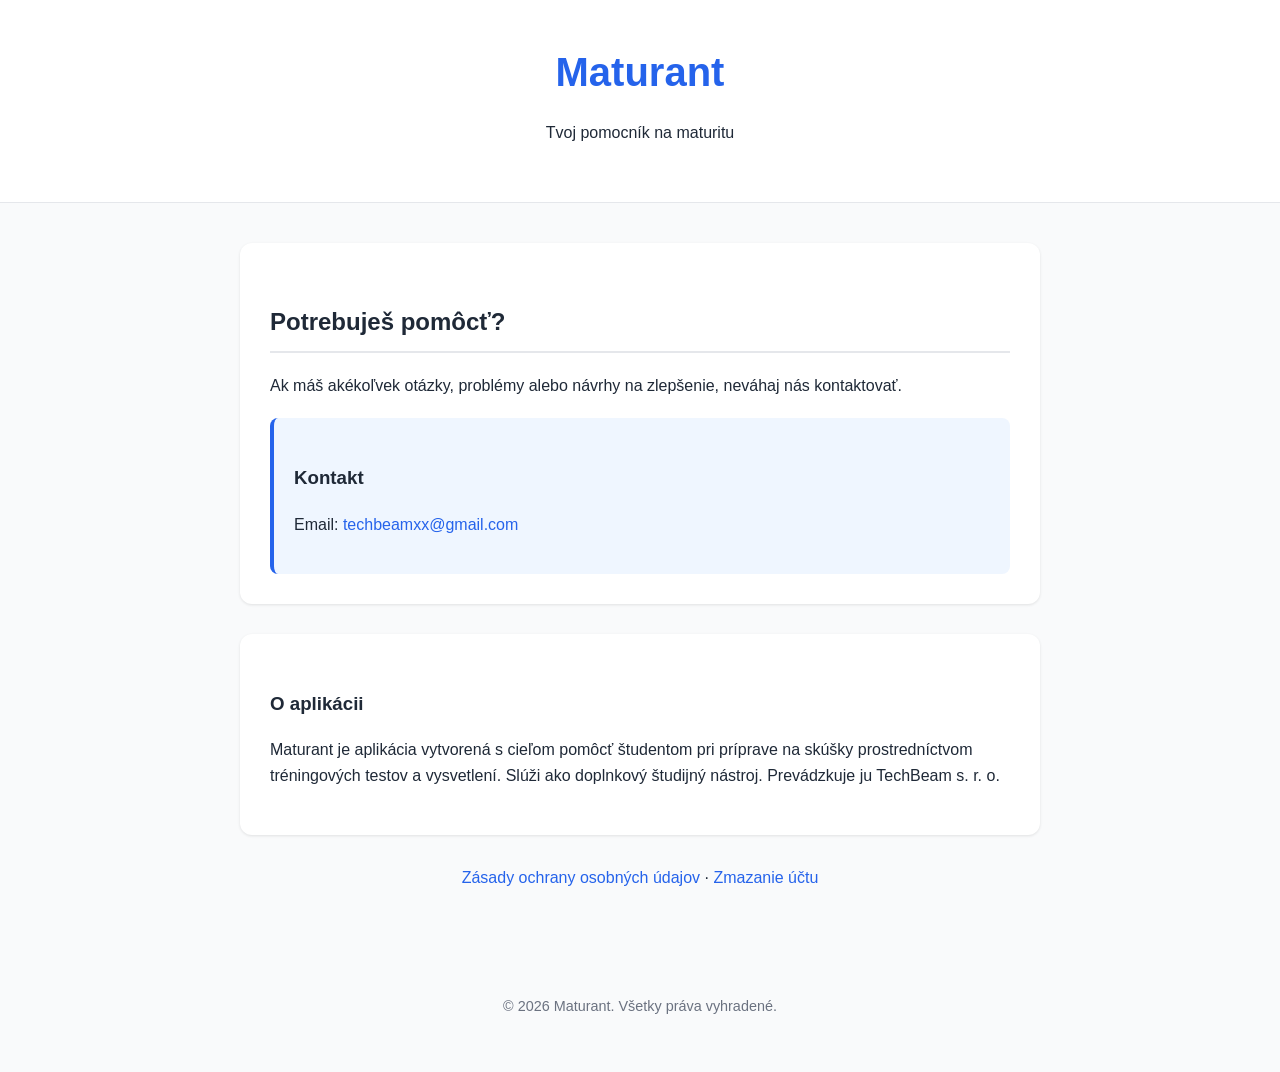
<file: index.html>
<!DOCTYPE html>
<html lang="sk">

<head>
    <meta charset="UTF-8">
    <meta name="viewport" content="width=device-width, initial-scale=1.0">
    <title>Maturant - Podpora</title>
    <link rel="stylesheet" href="styles.css">
</head>

<body>
    <header>
        <div class="container">
            <h1>Maturant</h1>
            <p>Tvoj pomocník na maturitu</p>
        </div>
    </header>

    <main class="container">
        <section class="support-section">
            <h2>Potrebuješ pomôcť?</h2>
            <p>Ak máš akékoľvek otázky, problémy alebo návrhy na zlepšenie, neváhaj nás kontaktovať.</p>

            <div class="contact-box">
                <h3>Kontakt</h3>
                <p>Email: <a href="mailto:techbeamxx@gmail.com">techbeamxx@gmail.com</a></p>
            </div>
        </section>

        <section class="info-section">
            <h3>O aplikácii</h3>
            <p>Maturant je aplikácia vytvorená s cieľom pomôcť študentom pri príprave na skúšky prostredníctvom
                tréningových testov a vysvetlení. Slúži ako doplnkový študijný nástroj. Prevádzkuje ju
                TechBeam s. r. o.</p>
        </section>

        <div class="links">
            <a href="privacy.html">Zásady ochrany osobných údajov</a> ·
            <a href="zmazanie-uctu.html">Zmazanie účtu</a>
        </div>
    </main>

    <footer>
        <div class="container">
            <p>&copy; 2026 Maturant. Všetky práva vyhradené.</p>
        </div>
    </footer>
</body>

</html>
</file>
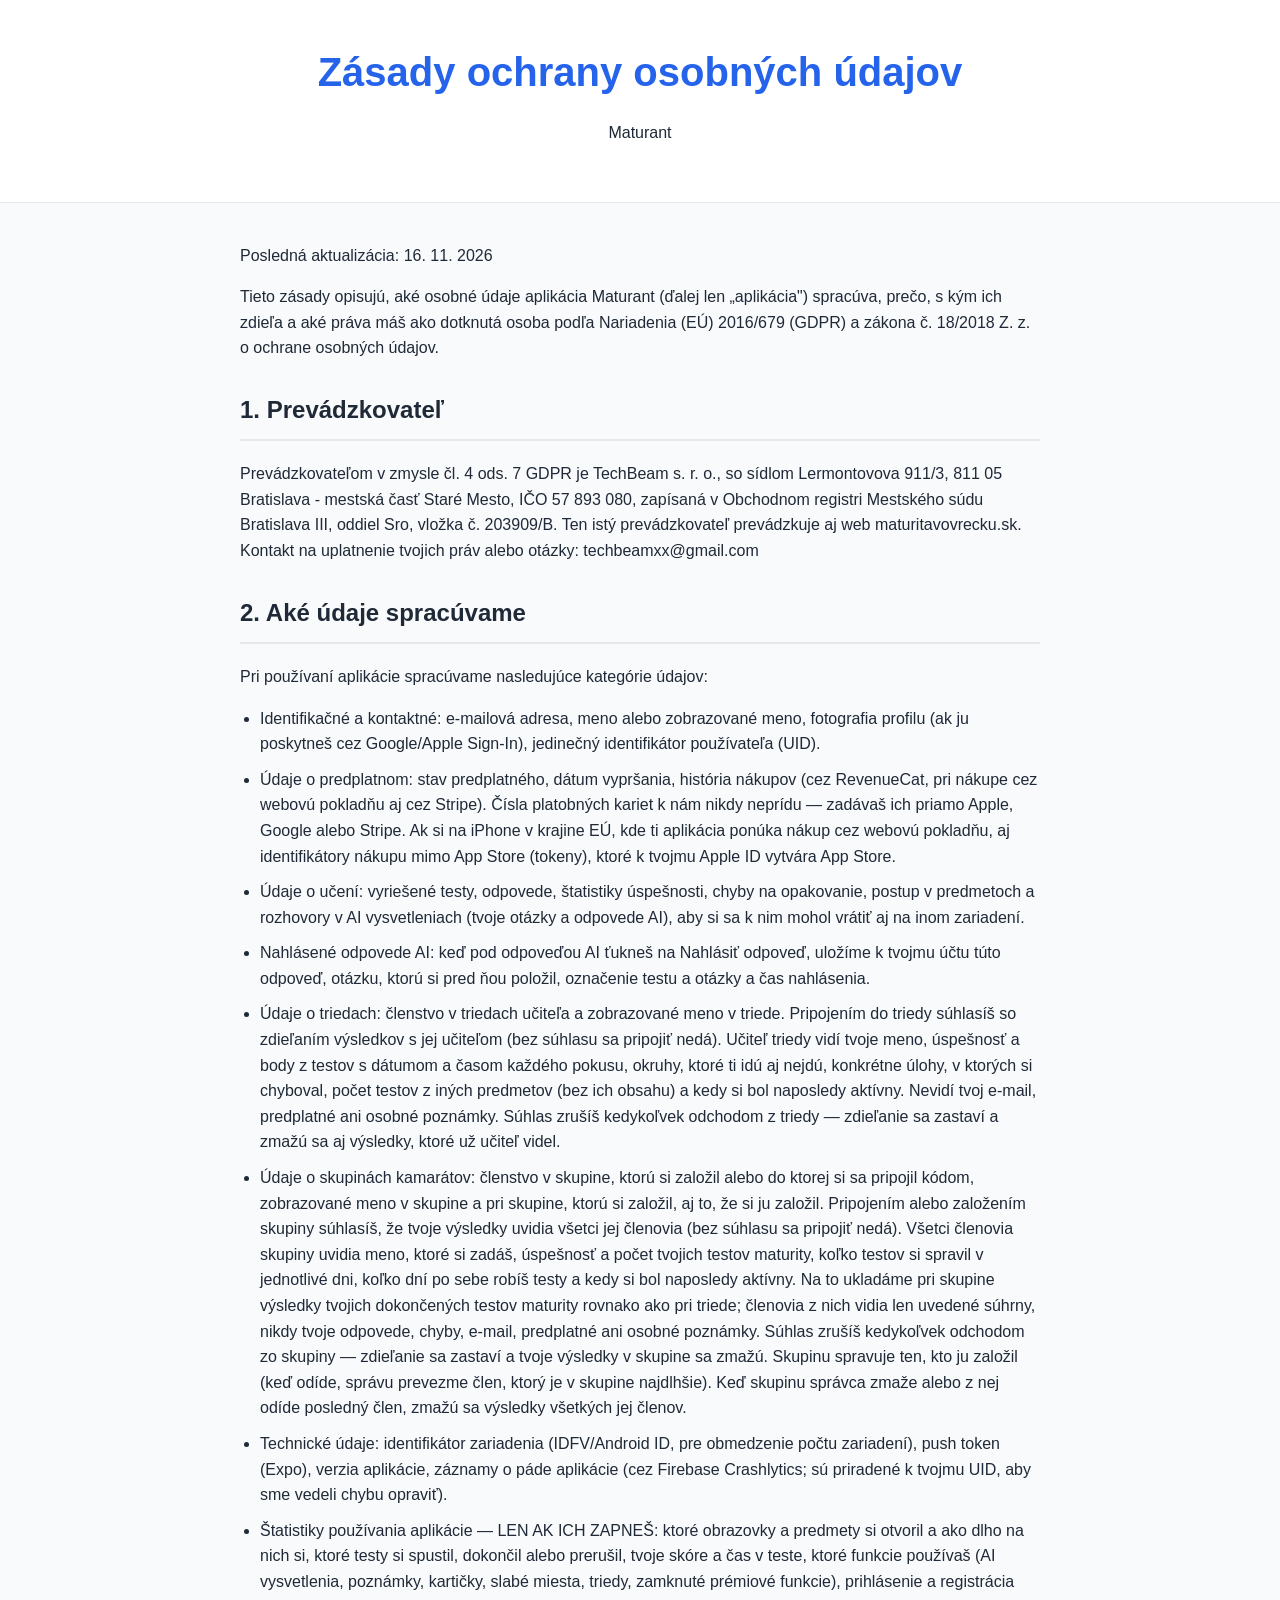
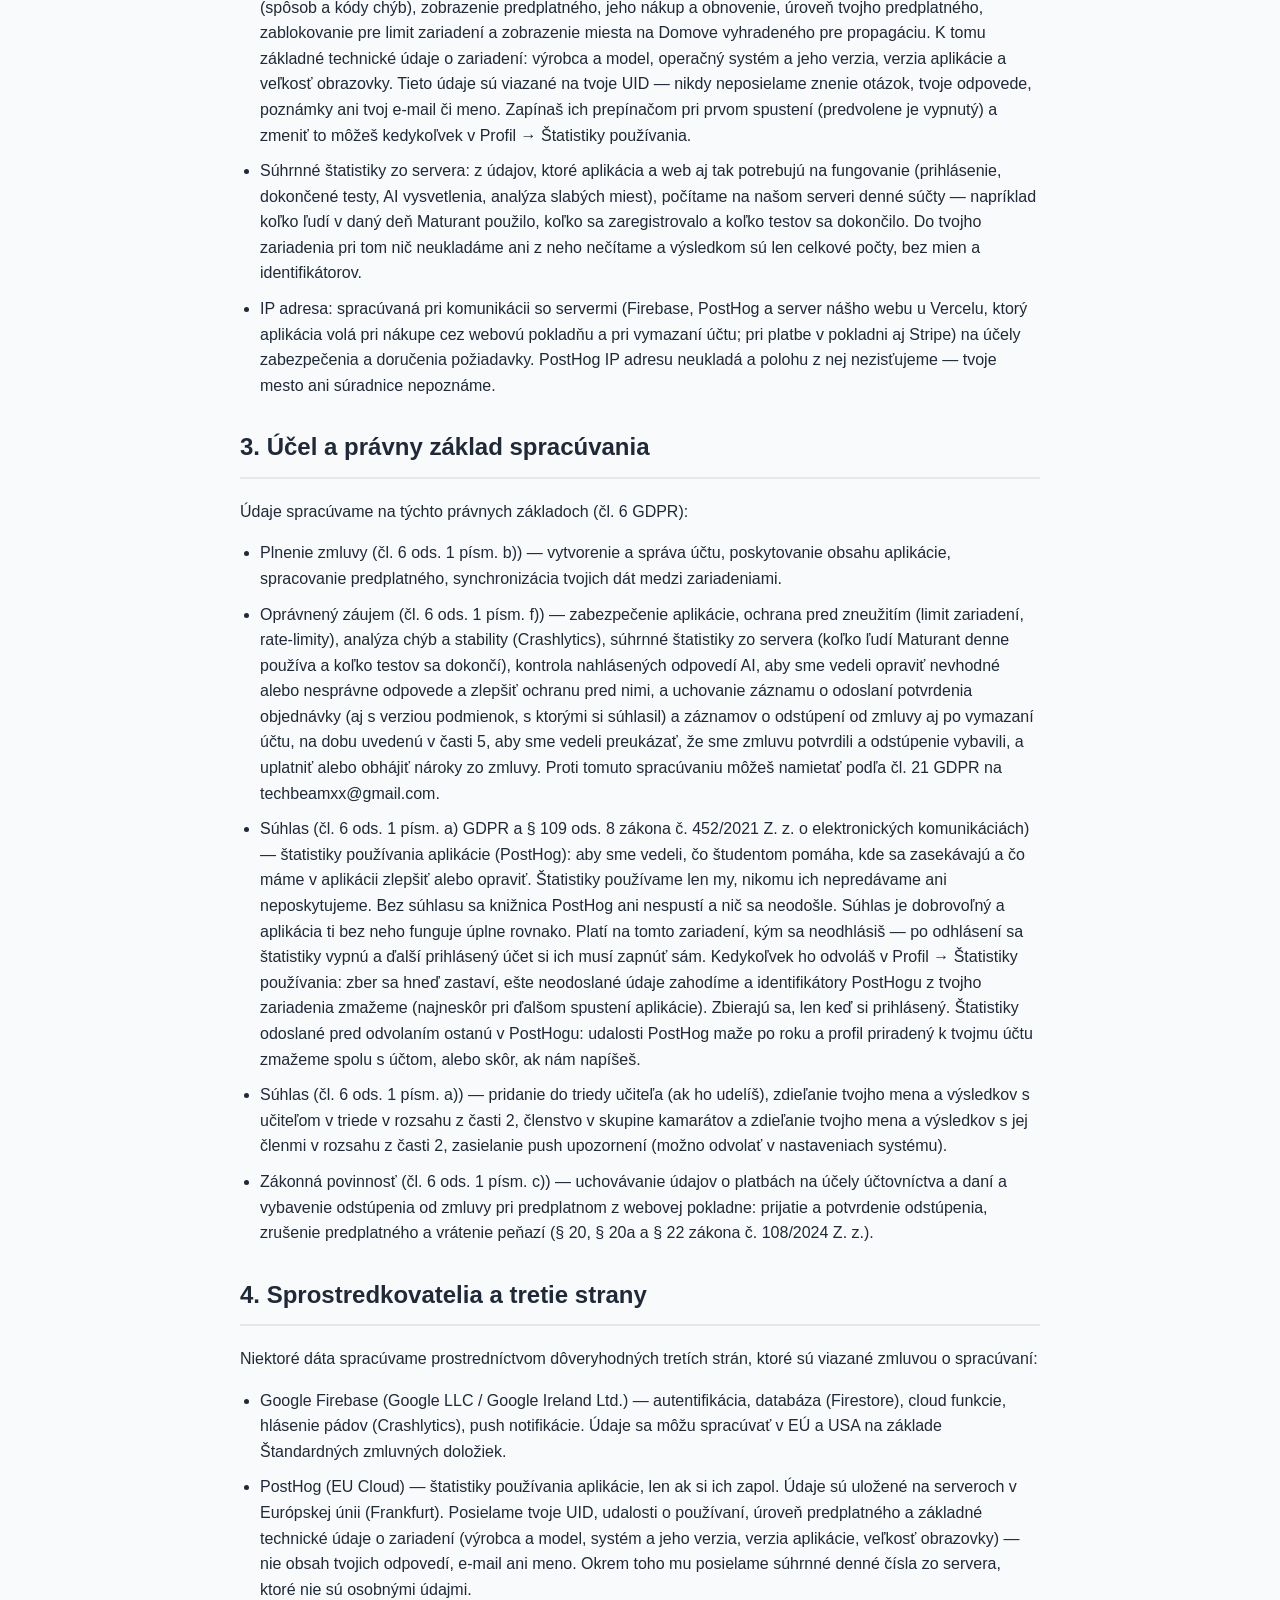
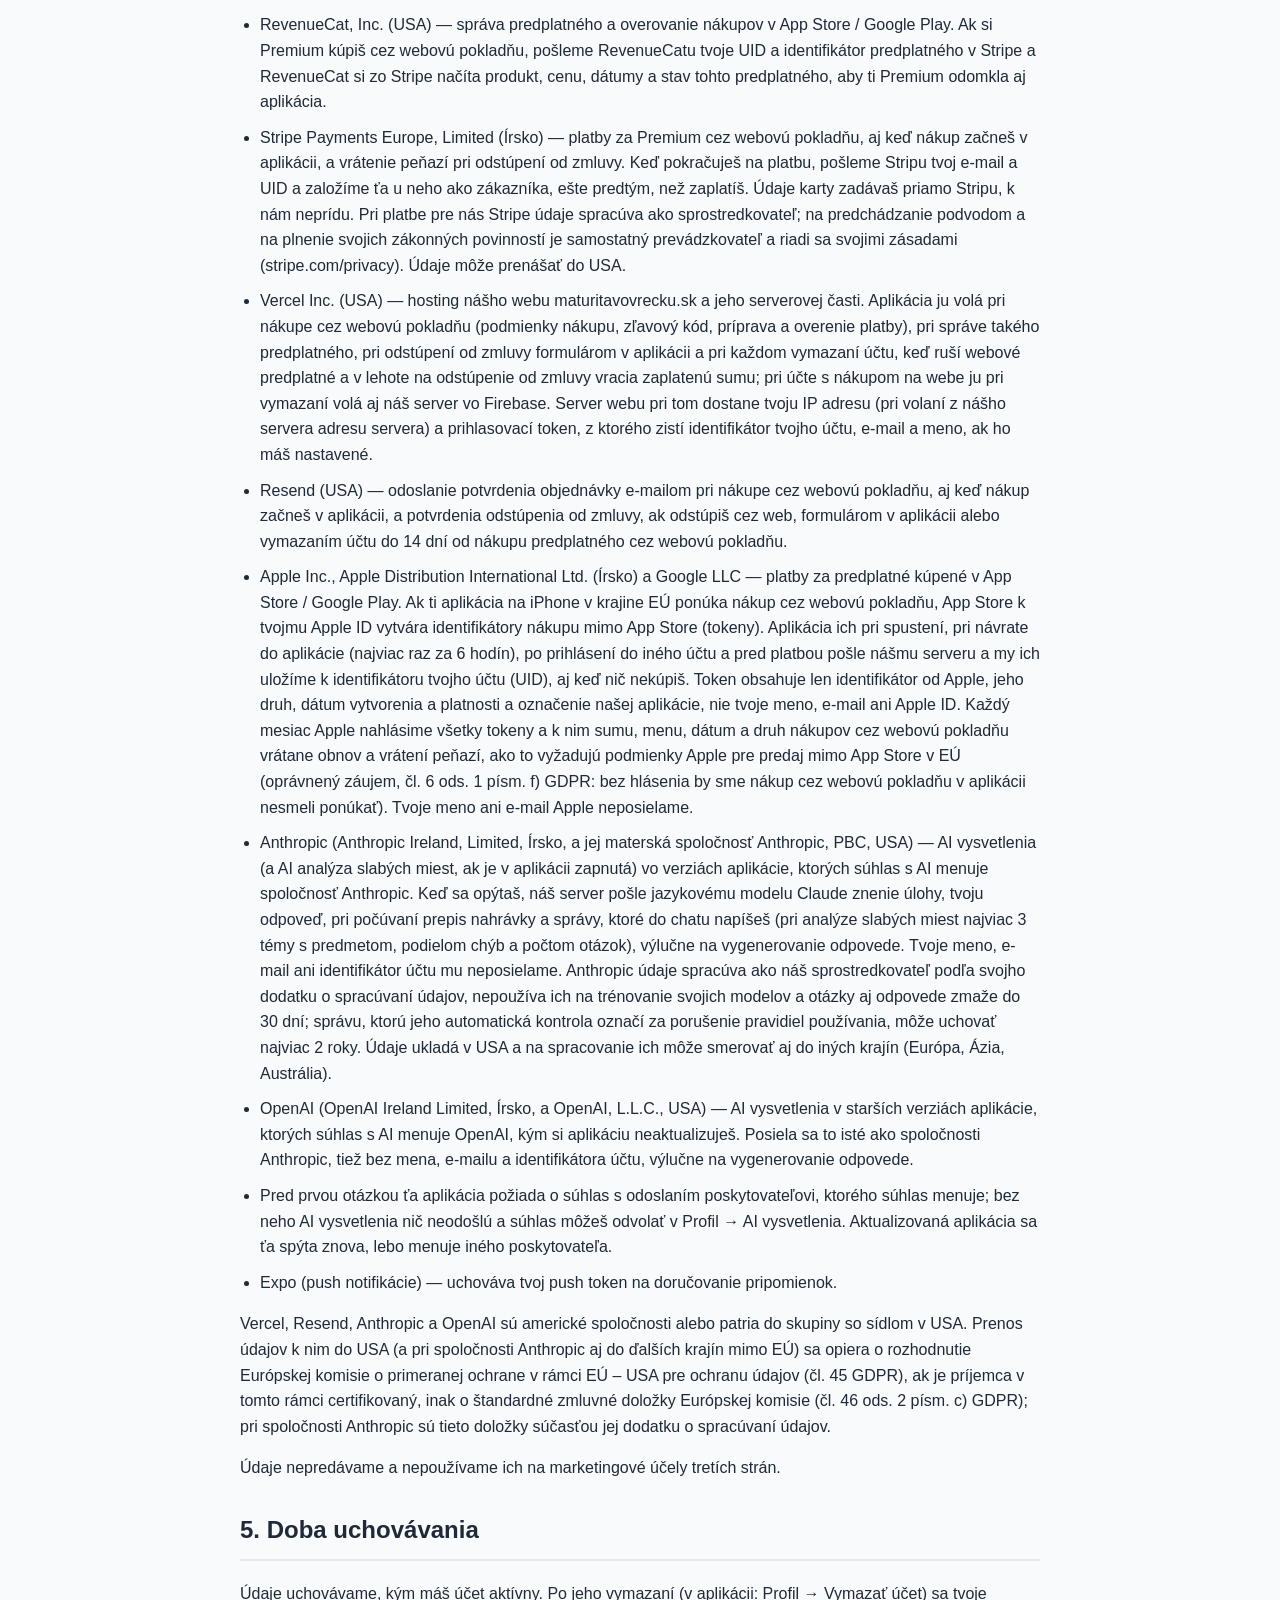
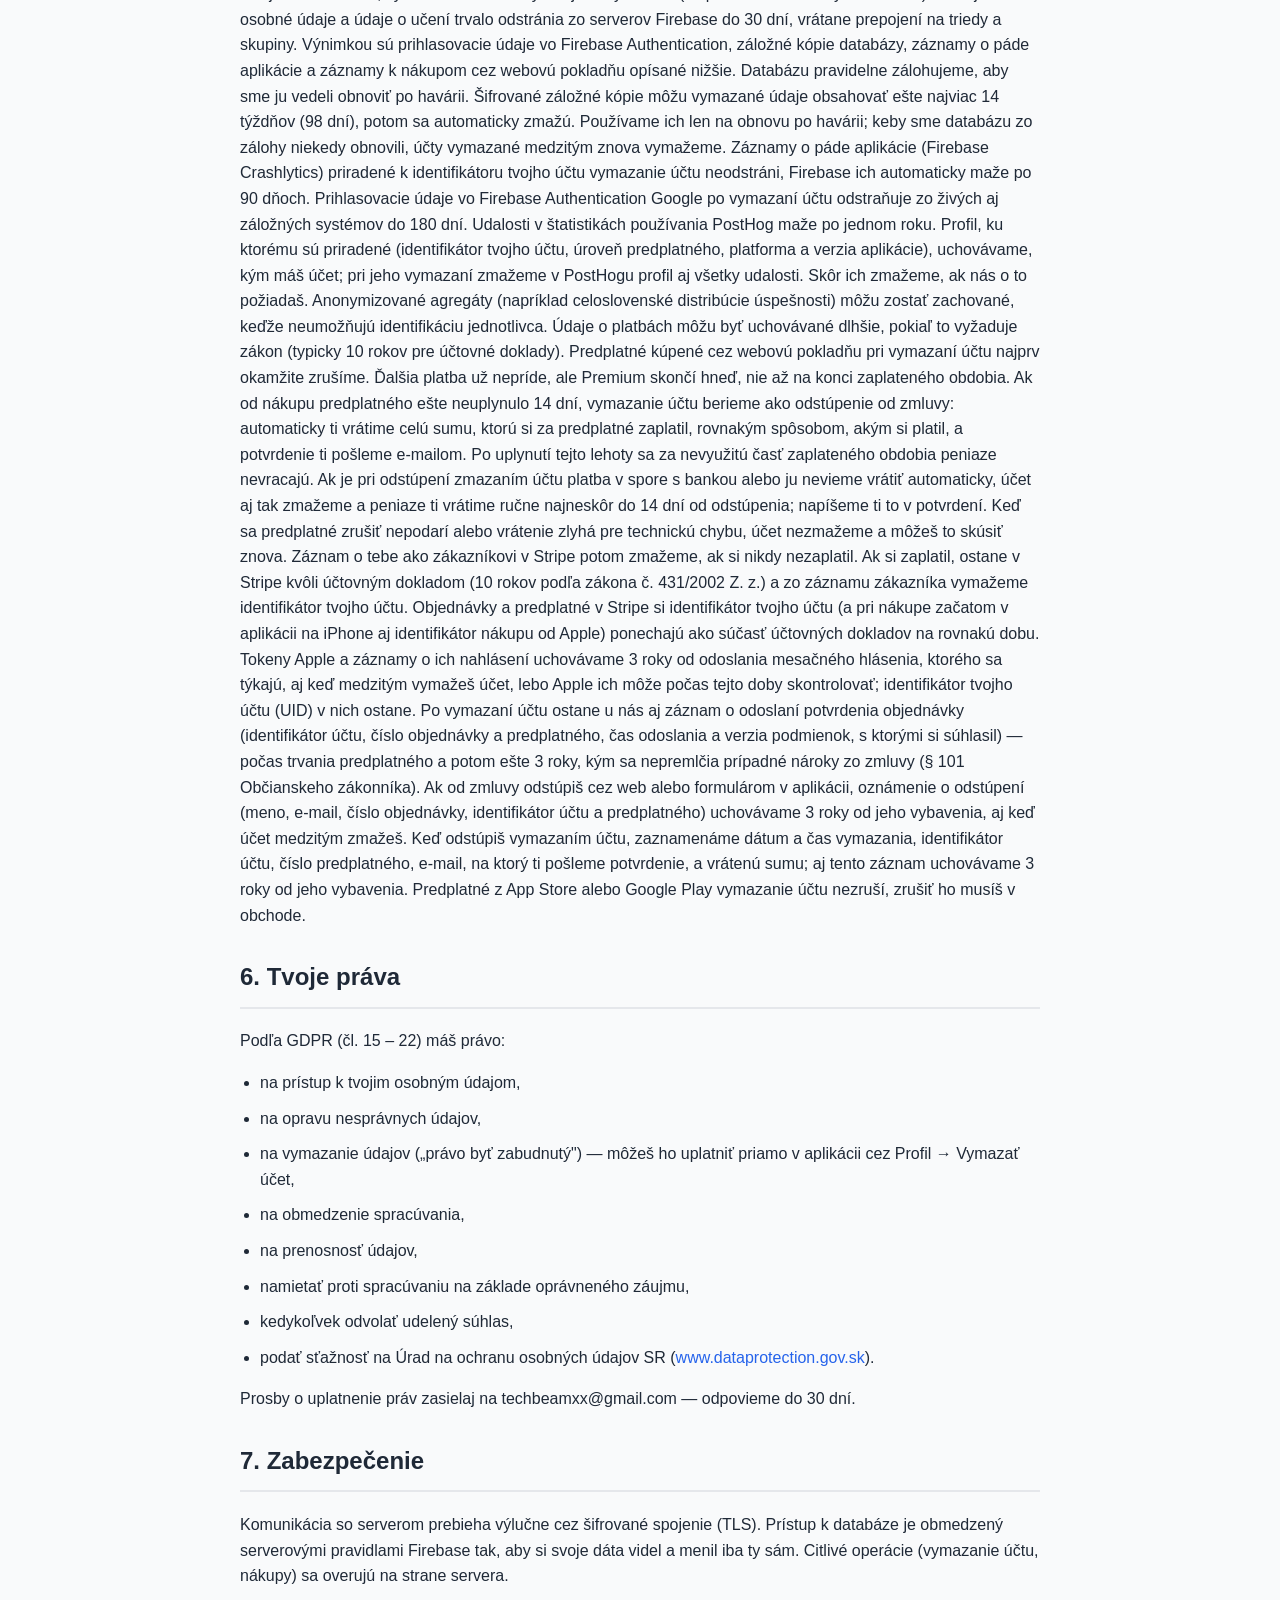
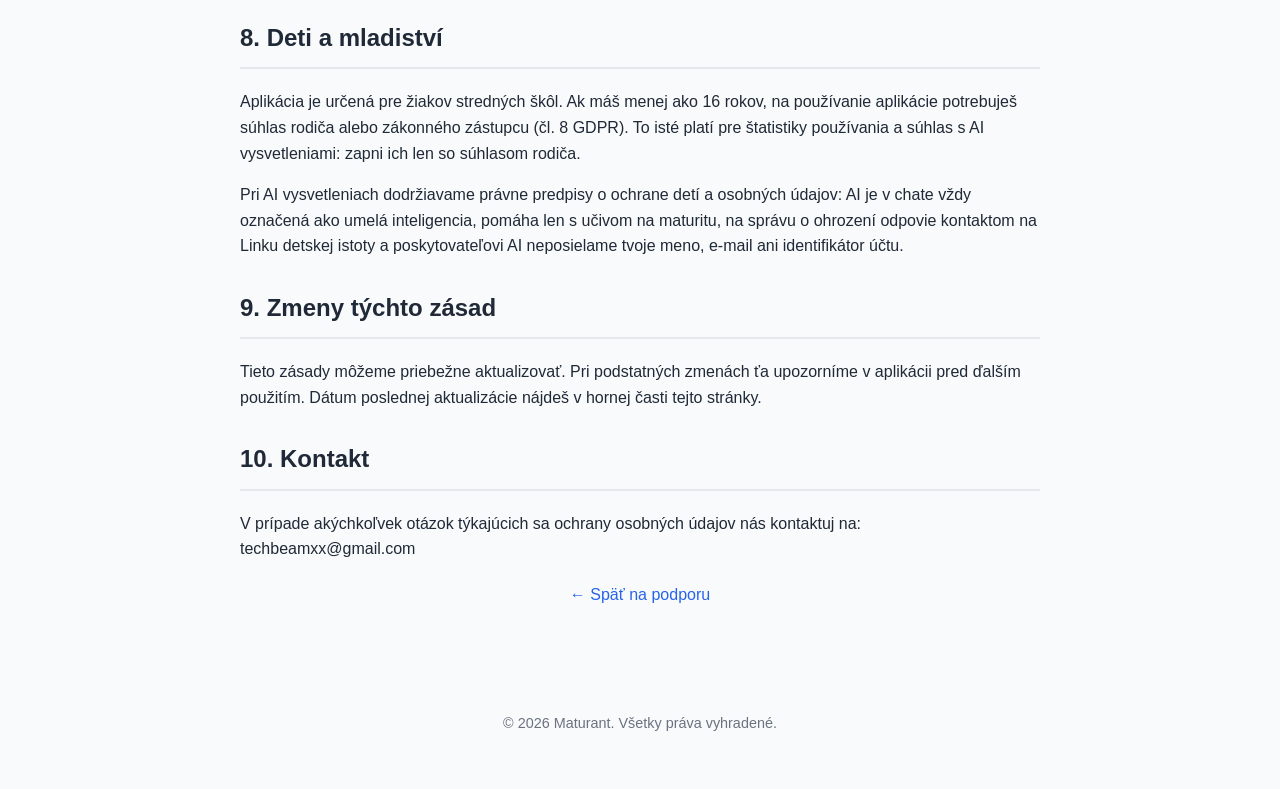
<file: privacy.html>
<!DOCTYPE html>
<html lang="sk">

<head>
    <meta charset="UTF-8">
    <meta name="viewport" content="width=device-width, initial-scale=1.0">
    <title>Maturant - Ochrana súkromia</title>
    <link rel="stylesheet" href="styles.css">
</head>

<body>
    <!--
        Verejná kópia zásad z appky — odkazujú sem App Store a Google Play
        (hostuje ju repozitár xKazimir/maturant-support na GitHub Pages;
        obrazovka predplatného ukazuje zásady priamo v appke). GENEROVANÉ z constants/privacyPolicy.ts skriptom
        scripts/generate-privacy-html.js — needituj ručne. Po zmene zásad
        stránku pregeneruj a nahraj do maturant-support.
    -->
    <header>
        <div class="container">
            <h1>Zásady ochrany osobných údajov</h1>
            <p>Maturant</p>
        </div>
    </header>

    <main class="container privacy-content">
        <section>
            <p class="updated">Posledná aktualizácia: 16. 11. 2026</p>
            <p>Tieto zásady opisujú, aké osobné údaje aplikácia Maturant (ďalej len „aplikácia") spracúva, prečo, s kým ich zdieľa a aké práva máš ako dotknutá osoba podľa Nariadenia (EÚ) 2016/679 (GDPR) a zákona č. 18/2018 Z. z. o ochrane osobných údajov.</p>
        </section>

        <section>
            <h2>1. Prevádzkovateľ</h2>
            <p>Prevádzkovateľom v zmysle čl. 4 ods. 7 GDPR je TechBeam s. r. o., so sídlom Lermontovova 911/3, 811 05 Bratislava - mestská časť Staré Mesto, IČO 57 893 080, zapísaná v Obchodnom registri Mestského súdu Bratislava III, oddiel Sro, vložka č. 203909/B. Ten istý prevádzkovateľ prevádzkuje aj web maturitavovrecku.sk. Kontakt na uplatnenie tvojich práv alebo otázky: techbeamxx@gmail.com</p>
        </section>

        <section>
            <h2>2. Aké údaje spracúvame</h2>
            <p>Pri používaní aplikácie spracúvame nasledujúce kategórie údajov:</p>
            <ul>
                <li>Identifikačné a kontaktné: e-mailová adresa, meno alebo zobrazované meno, fotografia profilu (ak ju poskytneš cez Google/Apple Sign-In), jedinečný identifikátor používateľa (UID).</li>
                <li>Údaje o predplatnom: stav predplatného, dátum vypršania, história nákupov (cez RevenueCat, pri nákupe cez webovú pokladňu aj cez Stripe). Čísla platobných kariet k nám nikdy neprídu — zadávaš ich priamo Apple, Google alebo Stripe. Ak si na iPhone v krajine EÚ, kde ti aplikácia ponúka nákup cez webovú pokladňu, aj identifikátory nákupu mimo App Store (tokeny), ktoré k tvojmu Apple ID vytvára App Store.</li>
                <li>Údaje o učení: vyriešené testy, odpovede, štatistiky úspešnosti, chyby na opakovanie, postup v predmetoch a rozhovory v AI vysvetleniach (tvoje otázky a odpovede AI), aby si sa k nim mohol vrátiť aj na inom zariadení.</li>
                <li>Nahlásené odpovede AI: keď pod odpoveďou AI ťukneš na Nahlásiť odpoveď, uložíme k tvojmu účtu túto odpoveď, otázku, ktorú si pred ňou položil, označenie testu a otázky a čas nahlásenia.</li>
                <li>Údaje o triedach: členstvo v triedach učiteľa a zobrazované meno v triede. Pripojením do triedy súhlasíš so zdieľaním výsledkov s jej učiteľom (bez súhlasu sa pripojiť nedá). Učiteľ triedy vidí tvoje meno, úspešnosť a body z testov s dátumom a časom každého pokusu, okruhy, ktoré ti idú aj nejdú, konkrétne úlohy, v ktorých si chyboval, počet testov z iných predmetov (bez ich obsahu) a kedy si bol naposledy aktívny. Nevidí tvoj e-mail, predplatné ani osobné poznámky. Súhlas zrušíš kedykoľvek odchodom z triedy — zdieľanie sa zastaví a zmažú sa aj výsledky, ktoré už učiteľ videl.</li>
                <li>Údaje o skupinách kamarátov: členstvo v skupine, ktorú si založil alebo do ktorej si sa pripojil kódom, zobrazované meno v skupine a pri skupine, ktorú si založil, aj to, že si ju založil. Pripojením alebo založením skupiny súhlasíš, že tvoje výsledky uvidia všetci jej členovia (bez súhlasu sa pripojiť nedá). Všetci členovia skupiny uvidia meno, ktoré si zadáš, úspešnosť a počet tvojich testov maturity, koľko testov si spravil v jednotlivé dni, koľko dní po sebe robíš testy a kedy si bol naposledy aktívny. Na to ukladáme pri skupine výsledky tvojich dokončených testov maturity rovnako ako pri triede; členovia z nich vidia len uvedené súhrny, nikdy tvoje odpovede, chyby, e-mail, predplatné ani osobné poznámky. Súhlas zrušíš kedykoľvek odchodom zo skupiny — zdieľanie sa zastaví a tvoje výsledky v skupine sa zmažú. Skupinu spravuje ten, kto ju založil (keď odíde, správu prevezme člen, ktorý je v skupine najdlhšie). Keď skupinu správca zmaže alebo z nej odíde posledný člen, zmažú sa výsledky všetkých jej členov.</li>
                <li>Technické údaje: identifikátor zariadenia (IDFV/Android ID, pre obmedzenie počtu zariadení), push token (Expo), verzia aplikácie, záznamy o páde aplikácie (cez Firebase Crashlytics; sú priradené k tvojmu UID, aby sme vedeli chybu opraviť).</li>
                <li>Štatistiky používania aplikácie — LEN AK ICH ZAPNEŠ: ktoré obrazovky a predmety si otvoril a ako dlho na nich si, ktoré testy si spustil, dokončil alebo prerušil, tvoje skóre a čas v teste, ktoré funkcie používaš (AI vysvetlenia, poznámky, kartičky, slabé miesta, triedy, zamknuté prémiové funkcie), prihlásenie a registrácia (spôsob a kódy chýb), zobrazenie predplatného, jeho nákup a obnovenie, úroveň tvojho predplatného, zablokovanie pre limit zariadení a zobrazenie miesta na Domove vyhradeného pre propagáciu. K tomu základné technické údaje o zariadení: výrobca a model, operačný systém a jeho verzia, verzia aplikácie a veľkosť obrazovky. Tieto údaje sú viazané na tvoje UID — nikdy neposielame znenie otázok, tvoje odpovede, poznámky ani tvoj e-mail či meno. Zapínaš ich prepínačom pri prvom spustení (predvolene je vypnutý) a zmeniť to môžeš kedykoľvek v Profil → Štatistiky používania.</li>
                <li>Súhrnné štatistiky zo servera: z údajov, ktoré aplikácia a web aj tak potrebujú na fungovanie (prihlásenie, dokončené testy, AI vysvetlenia, analýza slabých miest), počítame na našom serveri denné súčty — napríklad koľko ľudí v daný deň Maturant použilo, koľko sa zaregistrovalo a koľko testov sa dokončilo. Do tvojho zariadenia pri tom nič neukladáme ani z neho nečítame a výsledkom sú len celkové počty, bez mien a identifikátorov.</li>
                <li>IP adresa: spracúvaná pri komunikácii so servermi (Firebase, PostHog a server nášho webu u Vercelu, ktorý aplikácia volá pri nákupe cez webovú pokladňu a pri vymazaní účtu; pri platbe v pokladni aj Stripe) na účely zabezpečenia a doručenia požiadavky. PostHog IP adresu neukladá a polohu z nej nezisťujeme — tvoje mesto ani súradnice nepoznáme.</li>
            </ul>
        </section>

        <section>
            <h2>3. Účel a právny základ spracúvania</h2>
            <p>Údaje spracúvame na týchto právnych základoch (čl. 6 GDPR):</p>
            <ul>
                <li>Plnenie zmluvy (čl. 6 ods. 1 písm. b)) — vytvorenie a správa účtu, poskytovanie obsahu aplikácie, spracovanie predplatného, synchronizácia tvojich dát medzi zariadeniami.</li>
                <li>Oprávnený záujem (čl. 6 ods. 1 písm. f)) — zabezpečenie aplikácie, ochrana pred zneužitím (limit zariadení, rate-limity), analýza chýb a stability (Crashlytics), súhrnné štatistiky zo servera (koľko ľudí Maturant denne používa a koľko testov sa dokončí), kontrola nahlásených odpovedí AI, aby sme vedeli opraviť nevhodné alebo nesprávne odpovede a zlepšiť ochranu pred nimi, a uchovanie záznamu o odoslaní potvrdenia objednávky (aj s verziou podmienok, s ktorými si súhlasil) a záznamov o odstúpení od zmluvy aj po vymazaní účtu, na dobu uvedenú v časti 5, aby sme vedeli preukázať, že sme zmluvu potvrdili a odstúpenie vybavili, a uplatniť alebo obhájiť nároky zo zmluvy. Proti tomuto spracúvaniu môžeš namietať podľa čl. 21 GDPR na techbeamxx@gmail.com.</li>
                <li>Súhlas (čl. 6 ods. 1 písm. a) GDPR a § 109 ods. 8 zákona č. 452/2021 Z. z. o elektronických komunikáciách) — štatistiky používania aplikácie (PostHog): aby sme vedeli, čo študentom pomáha, kde sa zasekávajú a čo máme v aplikácii zlepšiť alebo opraviť. Štatistiky používame len my, nikomu ich nepredávame ani neposkytujeme. Bez súhlasu sa knižnica PostHog ani nespustí a nič sa neodošle. Súhlas je dobrovoľný a aplikácia ti bez neho funguje úplne rovnako. Platí na tomto zariadení, kým sa neodhlásiš — po odhlásení sa štatistiky vypnú a ďalší prihlásený účet si ich musí zapnúť sám. Kedykoľvek ho odvoláš v Profil → Štatistiky používania: zber sa hneď zastaví, ešte neodoslané údaje zahodíme a identifikátory PostHogu z tvojho zariadenia zmažeme (najneskôr pri ďalšom spustení aplikácie). Zbierajú sa, len keď si prihlásený. Štatistiky odoslané pred odvolaním ostanú v PostHogu: udalosti PostHog maže po roku a profil priradený k tvojmu účtu zmažeme spolu s účtom, alebo skôr, ak nám napíšeš.</li>
                <li>Súhlas (čl. 6 ods. 1 písm. a)) — pridanie do triedy učiteľa (ak ho udelíš), zdieľanie tvojho mena a výsledkov s učiteľom v triede v rozsahu z časti 2, členstvo v skupine kamarátov a zdieľanie tvojho mena a výsledkov s jej členmi v rozsahu z časti 2, zasielanie push upozornení (možno odvolať v nastaveniach systému).</li>
                <li>Zákonná povinnosť (čl. 6 ods. 1 písm. c)) — uchovávanie údajov o platbách na účely účtovníctva a daní a vybavenie odstúpenia od zmluvy pri predplatnom z webovej pokladne: prijatie a potvrdenie odstúpenia, zrušenie predplatného a vrátenie peňazí (§ 20, § 20a a § 22 zákona č. 108/2024 Z. z.).</li>
            </ul>
        </section>

        <section>
            <h2>4. Sprostredkovatelia a tretie strany</h2>
            <p>Niektoré dáta spracúvame prostredníctvom dôveryhodných tretích strán, ktoré sú viazané zmluvou o spracúvaní:</p>
            <ul>
                <li>Google Firebase (Google LLC / Google Ireland Ltd.) — autentifikácia, databáza (Firestore), cloud funkcie, hlásenie pádov (Crashlytics), push notifikácie. Údaje sa môžu spracúvať v EÚ a USA na základe Štandardných zmluvných doložiek.</li>
                <li>PostHog (EU Cloud) — štatistiky používania aplikácie, len ak si ich zapol. Údaje sú uložené na serveroch v Európskej únii (Frankfurt). Posielame tvoje UID, udalosti o používaní, úroveň predplatného a základné technické údaje o zariadení (výrobca a model, systém a jeho verzia, verzia aplikácie, veľkosť obrazovky) — nie obsah tvojich odpovedí, e-mail ani meno. Okrem toho mu posielame súhrnné denné čísla zo servera, ktoré nie sú osobnými údajmi.</li>
                <li>RevenueCat, Inc. (USA) — správa predplatného a overovanie nákupov v App Store / Google Play. Ak si Premium kúpiš cez webovú pokladňu, pošleme RevenueCatu tvoje UID a identifikátor predplatného v Stripe a RevenueCat si zo Stripe načíta produkt, cenu, dátumy a stav tohto predplatného, aby ti Premium odomkla aj aplikácia.</li>
                <li>Stripe Payments Europe, Limited (Írsko) — platby za Premium cez webovú pokladňu, aj keď nákup začneš v aplikácii, a vrátenie peňazí pri odstúpení od zmluvy. Keď pokračuješ na platbu, pošleme Stripu tvoj e-mail a UID a založíme ťa u neho ako zákazníka, ešte predtým, než zaplatíš. Údaje karty zadávaš priamo Stripu, k nám neprídu. Pri platbe pre nás Stripe údaje spracúva ako sprostredkovateľ; na predchádzanie podvodom a na plnenie svojich zákonných povinností je samostatný prevádzkovateľ a riadi sa svojimi zásadami (stripe.com/privacy). Údaje môže prenášať do USA.</li>
                <li>Vercel Inc. (USA) — hosting nášho webu maturitavovrecku.sk a jeho serverovej časti. Aplikácia ju volá pri nákupe cez webovú pokladňu (podmienky nákupu, zľavový kód, príprava a overenie platby), pri správe takého predplatného, pri odstúpení od zmluvy formulárom v aplikácii a pri každom vymazaní účtu, keď ruší webové predplatné a v lehote na odstúpenie od zmluvy vracia zaplatenú sumu; pri účte s nákupom na webe ju pri vymazaní volá aj náš server vo Firebase. Server webu pri tom dostane tvoju IP adresu (pri volaní z nášho servera adresu servera) a prihlasovací token, z ktorého zistí identifikátor tvojho účtu, e-mail a meno, ak ho máš nastavené.</li>
                <li>Resend (USA) — odoslanie potvrdenia objednávky e-mailom pri nákupe cez webovú pokladňu, aj keď nákup začneš v aplikácii, a potvrdenia odstúpenia od zmluvy, ak odstúpiš cez web, formulárom v aplikácii alebo vymazaním účtu do 14 dní od nákupu predplatného cez webovú pokladňu.</li>
                <li>Apple Inc., Apple Distribution International Ltd. (Írsko) a Google LLC — platby za predplatné kúpené v App Store / Google Play. Ak ti aplikácia na iPhone v krajine EÚ ponúka nákup cez webovú pokladňu, App Store k tvojmu Apple ID vytvára identifikátory nákupu mimo App Store (tokeny). Aplikácia ich pri spustení, pri návrate do aplikácie (najviac raz za 6 hodín), po prihlásení do iného účtu a pred platbou pošle nášmu serveru a my ich uložíme k identifikátoru tvojho účtu (UID), aj keď nič nekúpiš. Token obsahuje len identifikátor od Apple, jeho druh, dátum vytvorenia a platnosti a označenie našej aplikácie, nie tvoje meno, e-mail ani Apple ID. Každý mesiac Apple nahlásime všetky tokeny a k nim sumu, menu, dátum a druh nákupov cez webovú pokladňu vrátane obnov a vrátení peňazí, ako to vyžadujú podmienky Apple pre predaj mimo App Store v EÚ (oprávnený záujem, čl. 6 ods. 1 písm. f) GDPR: bez hlásenia by sme nákup cez webovú pokladňu v aplikácii nesmeli ponúkať). Tvoje meno ani e-mail Apple neposielame.</li>
                <li>Anthropic (Anthropic Ireland, Limited, Írsko, a jej materská spoločnosť Anthropic, PBC, USA) — AI vysvetlenia (a AI analýza slabých miest, ak je v aplikácii zapnutá) vo verziách aplikácie, ktorých súhlas s AI menuje spoločnosť Anthropic. Keď sa opýtaš, náš server pošle jazykovému modelu Claude znenie úlohy, tvoju odpoveď, pri počúvaní prepis nahrávky a správy, ktoré do chatu napíšeš (pri analýze slabých miest najviac 3 témy s predmetom, podielom chýb a počtom otázok), výlučne na vygenerovanie odpovede. Tvoje meno, e-mail ani identifikátor účtu mu neposielame. Anthropic údaje spracúva ako náš sprostredkovateľ podľa svojho dodatku o spracúvaní údajov, nepoužíva ich na trénovanie svojich modelov a otázky aj odpovede zmaže do 30 dní; správu, ktorú jeho automatická kontrola označí za porušenie pravidiel používania, môže uchovať najviac 2 roky. Údaje ukladá v USA a na spracovanie ich môže smerovať aj do iných krajín (Európa, Ázia, Austrália).</li>
                <li>OpenAI (OpenAI Ireland Limited, Írsko, a OpenAI, L.L.C., USA) — AI vysvetlenia v starších verziách aplikácie, ktorých súhlas s AI menuje OpenAI, kým si aplikáciu neaktualizuješ. Posiela sa to isté ako spoločnosti Anthropic, tiež bez mena, e-mailu a identifikátora účtu, výlučne na vygenerovanie odpovede.</li>
                <li>Pred prvou otázkou ťa aplikácia požiada o súhlas s odoslaním poskytovateľovi, ktorého súhlas menuje; bez neho AI vysvetlenia nič neodošlú a súhlas môžeš odvolať v Profil → AI vysvetlenia. Aktualizovaná aplikácia sa ťa spýta znova, lebo menuje iného poskytovateľa.</li>
                <li>Expo (push notifikácie) — uchováva tvoj push token na doručovanie pripomienok.</li>
            </ul>
            <p>Vercel, Resend, Anthropic a OpenAI sú americké spoločnosti alebo patria do skupiny so sídlom v USA. Prenos údajov k nim do USA (a pri spoločnosti Anthropic aj do ďalších krajín mimo EÚ) sa opiera o rozhodnutie Európskej komisie o primeranej ochrane v rámci EÚ – USA pre ochranu údajov (čl. 45 GDPR), ak je príjemca v tomto rámci certifikovaný, inak o štandardné zmluvné doložky Európskej komisie (čl. 46 ods. 2 písm. c) GDPR); pri spoločnosti Anthropic sú tieto doložky súčasťou jej dodatku o spracúvaní údajov.</p>
            <p>Údaje nepredávame a nepoužívame ich na marketingové účely tretích strán.</p>
        </section>

        <section>
            <h2>5. Doba uchovávania</h2>
            <p>Údaje uchovávame, kým máš účet aktívny. Po jeho vymazaní (v aplikácii: Profil → Vymazať účet) sa tvoje osobné údaje a údaje o učení trvalo odstránia zo serverov Firebase do 30 dní, vrátane prepojení na triedy a skupiny. Výnimkou sú prihlasovacie údaje vo Firebase Authentication, záložné kópie databázy, záznamy o páde aplikácie a záznamy k nákupom cez webovú pokladňu opísané nižšie. Databázu pravidelne zálohujeme, aby sme ju vedeli obnoviť po havárii. Šifrované záložné kópie môžu vymazané údaje obsahovať ešte najviac 14 týždňov (98 dní), potom sa automaticky zmažú. Používame ich len na obnovu po havárii; keby sme databázu zo zálohy niekedy obnovili, účty vymazané medzitým znova vymažeme. Záznamy o páde aplikácie (Firebase Crashlytics) priradené k identifikátoru tvojho účtu vymazanie účtu neodstráni, Firebase ich automaticky maže po 90 dňoch. Prihlasovacie údaje vo Firebase Authentication Google po vymazaní účtu odstraňuje zo živých aj záložných systémov do 180 dní. Udalosti v štatistikách používania PostHog maže po jednom roku. Profil, ku ktorému sú priradené (identifikátor tvojho účtu, úroveň predplatného, platforma a verzia aplikácie), uchovávame, kým máš účet; pri jeho vymazaní zmažeme v PostHogu profil aj všetky udalosti. Skôr ich zmažeme, ak nás o to požiadaš. Anonymizované agregáty (napríklad celoslovenské distribúcie úspešnosti) môžu zostať zachované, keďže neumožňujú identifikáciu jednotlivca. Údaje o platbách môžu byť uchovávané dlhšie, pokiaľ to vyžaduje zákon (typicky 10 rokov pre účtovné doklady). Predplatné kúpené cez webovú pokladňu pri vymazaní účtu najprv okamžite zrušíme. Ďalšia platba už nepríde, ale Premium skončí hneď, nie až na konci zaplateného obdobia. Ak od nákupu predplatného ešte neuplynulo 14 dní, vymazanie účtu berieme ako odstúpenie od zmluvy: automaticky ti vrátime celú sumu, ktorú si za predplatné zaplatil, rovnakým spôsobom, akým si platil, a potvrdenie ti pošleme e-mailom. Po uplynutí tejto lehoty sa za nevyužitú časť zaplateného obdobia peniaze nevracajú. Ak je pri odstúpení zmazaním účtu platba v spore s bankou alebo ju nevieme vrátiť automaticky, účet aj tak zmažeme a peniaze ti vrátime ručne najneskôr do 14 dní od odstúpenia; napíšeme ti to v potvrdení. Keď sa predplatné zrušiť nepodarí alebo vrátenie zlyhá pre technickú chybu, účet nezmažeme a môžeš to skúsiť znova. Záznam o tebe ako zákazníkovi v Stripe potom zmažeme, ak si nikdy nezaplatil. Ak si zaplatil, ostane v Stripe kvôli účtovným dokladom (10 rokov podľa zákona č. 431/2002 Z. z.) a zo záznamu zákazníka vymažeme identifikátor tvojho účtu. Objednávky a predplatné v Stripe si identifikátor tvojho účtu (a pri nákupe začatom v aplikácii na iPhone aj identifikátor nákupu od Apple) ponechajú ako súčasť účtovných dokladov na rovnakú dobu. Tokeny Apple a záznamy o ich nahlásení uchovávame 3 roky od odoslania mesačného hlásenia, ktorého sa týkajú, aj keď medzitým vymažeš účet, lebo Apple ich môže počas tejto doby skontrolovať; identifikátor tvojho účtu (UID) v nich ostane. Po vymazaní účtu ostane u nás aj záznam o odoslaní potvrdenia objednávky (identifikátor účtu, číslo objednávky a predplatného, čas odoslania a verzia podmienok, s ktorými si súhlasil) — počas trvania predplatného a potom ešte 3 roky, kým sa nepremlčia prípadné nároky zo zmluvy (§ 101 Občianskeho zákonníka). Ak od zmluvy odstúpiš cez web alebo formulárom v aplikácii, oznámenie o odstúpení (meno, e-mail, číslo objednávky, identifikátor účtu a predplatného) uchovávame 3 roky od jeho vybavenia, aj keď účet medzitým zmažeš. Keď odstúpiš vymazaním účtu, zaznamenáme dátum a čas vymazania, identifikátor účtu, číslo predplatného, e-mail, na ktorý ti pošleme potvrdenie, a vrátenú sumu; aj tento záznam uchovávame 3 roky od jeho vybavenia. Predplatné z App Store alebo Google Play vymazanie účtu nezruší, zrušiť ho musíš v obchode.</p>
        </section>

        <section>
            <h2>6. Tvoje práva</h2>
            <p>Podľa GDPR (čl. 15 – 22) máš právo:</p>
            <ul>
                <li>na prístup k tvojim osobným údajom,</li>
                <li>na opravu nesprávnych údajov,</li>
                <li>na vymazanie údajov („právo byť zabudnutý") — môžeš ho uplatniť priamo v aplikácii cez Profil → Vymazať účet,</li>
                <li>na obmedzenie spracúvania,</li>
                <li>na prenosnosť údajov,</li>
                <li>namietať proti spracúvaniu na základe oprávneného záujmu,</li>
                <li>kedykoľvek odvolať udelený súhlas,</li>
                <li>podať sťažnosť na Úrad na ochranu osobných údajov SR (<a href="https://www.dataprotection.gov.sk">www.dataprotection.gov.sk</a>).</li>
            </ul>
            <p>Prosby o uplatnenie práv zasielaj na techbeamxx@gmail.com — odpovieme do 30 dní.</p>
        </section>

        <section>
            <h2>7. Zabezpečenie</h2>
            <p>Komunikácia so serverom prebieha výlučne cez šifrované spojenie (TLS). Prístup k databáze je obmedzený serverovými pravidlami Firebase tak, aby si svoje dáta videl a menil iba ty sám. Citlivé operácie (vymazanie účtu, nákupy) sa overujú na strane servera.</p>
        </section>

        <section>
            <h2>8. Deti a mladiství</h2>
            <p>Aplikácia je určená pre žiakov stredných škôl. Ak máš menej ako 16 rokov, na používanie aplikácie potrebuješ súhlas rodiča alebo zákonného zástupcu (čl. 8 GDPR). To isté platí pre štatistiky používania a súhlas s AI vysvetleniami: zapni ich len so súhlasom rodiča.</p>
            <p>Pri AI vysvetleniach dodržiavame právne predpisy o ochrane detí a osobných údajov: AI je v chate vždy označená ako umelá inteligencia, pomáha len s učivom na maturitu, na správu o ohrození odpovie kontaktom na Linku detskej istoty a poskytovateľovi AI neposielame tvoje meno, e-mail ani identifikátor účtu.</p>
        </section>

        <section>
            <h2>9. Zmeny týchto zásad</h2>
            <p>Tieto zásady môžeme priebežne aktualizovať. Pri podstatných zmenách ťa upozorníme v aplikácii pred ďalším použitím. Dátum poslednej aktualizácie nájdeš v hornej časti tejto stránky.</p>
        </section>

        <section>
            <h2>10. Kontakt</h2>
            <p>V prípade akýchkoľvek otázok týkajúcich sa ochrany osobných údajov nás kontaktuj na:<br>techbeamxx@gmail.com</p>
        </section>

        <div class="links">
            <a href="index.html">← Späť na podporu</a>
        </div>
    </main>

    <footer>
        <div class="container">
            <p>&copy; 2026 Maturant. Všetky práva vyhradené.</p>
        </div>
    </footer>
</body>

</html>
</file>
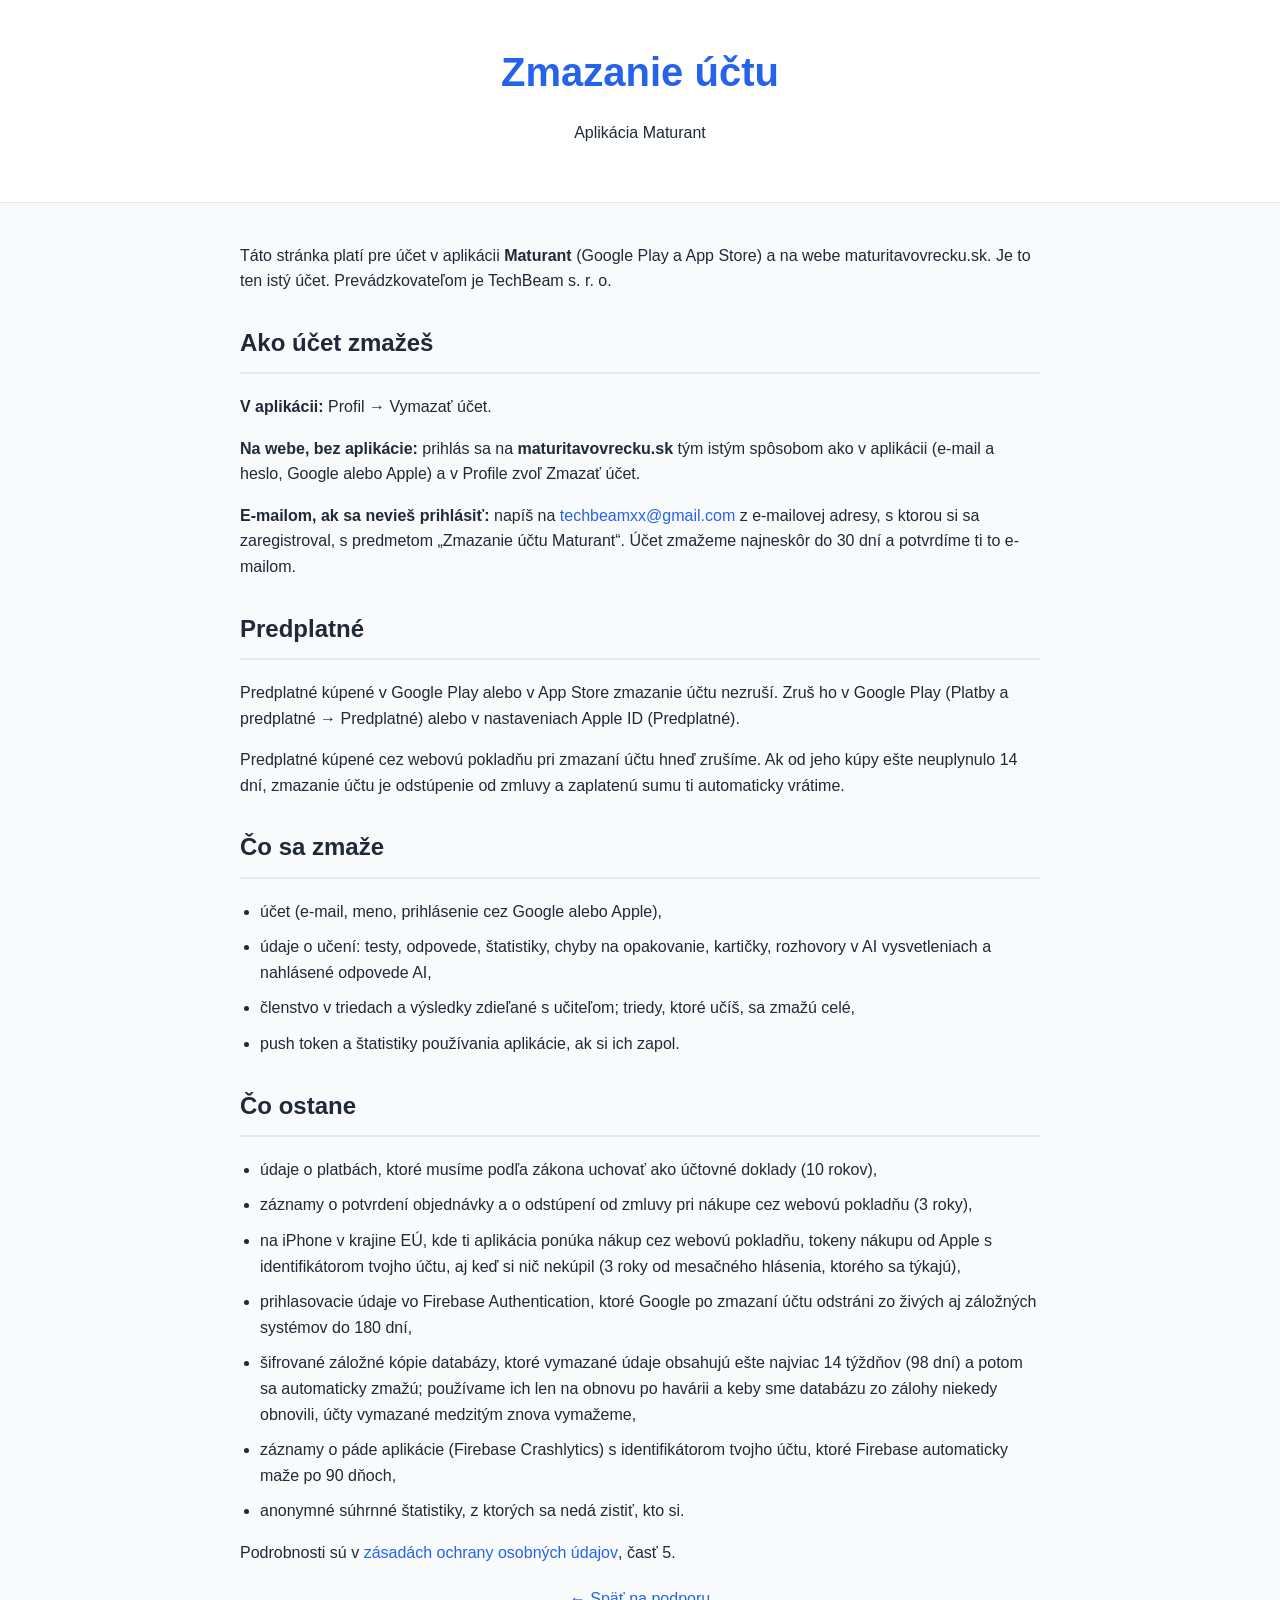
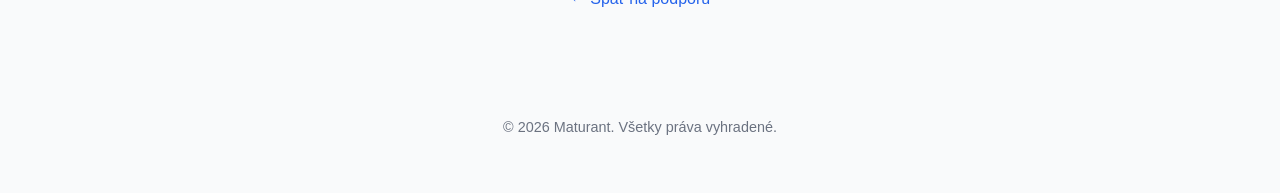
<file: zmazanie-uctu.html>
<!DOCTYPE html>
<html lang="sk">

<head>
    <meta charset="UTF-8">
    <meta name="viewport" content="width=device-width, initial-scale=1.0">
    <title>Maturant - Zmazanie účtu</title>
    <link rel="stylesheet" href="styles.css">
</head>

<body>
    <!--
        Verejná stránka na zmazanie účtu, ktorú Google Play vyžaduje v Data safety
        (pole „Delete account URL“, support.google.com/googleplay/android-developer/answer/13327111):
        musí uvádzať názov appky z obchodu, cestu k zmazaniu bez opätovnej inštalácie
        appky a čo sa zmaže a čo ostane. Hostuje ju repozitár xKazimir/maturant-support
        spolu s index.html a privacy.html. Čo ostane po zmazaní, musí súhlasiť so
        zásadami (constants/privacyPolicy.ts, časť 5); pri ich zmene uprav aj túto stránku.
    -->
    <header>
        <div class="container">
            <h1>Zmazanie účtu</h1>
            <p>Aplikácia Maturant</p>
        </div>
    </header>

    <main class="container privacy-content">
        <section>
            <p>Táto stránka platí pre účet v aplikácii <strong>Maturant</strong> (Google Play a App Store) a na webe
                maturitavovrecku.sk. Je to ten istý účet. Prevádzkovateľom je TechBeam s. r. o.</p>
        </section>

        <section>
            <h2>Ako účet zmažeš</h2>
            <p><strong>V aplikácii:</strong> Profil → Vymazať účet.</p>
            <p><strong>Na webe, bez aplikácie:</strong> prihlás sa na <strong>maturitavovrecku.sk</strong> tým istým
                spôsobom ako v aplikácii (e-mail a heslo, Google alebo Apple) a v Profile zvoľ Zmazať účet.</p>
            <p><strong>E-mailom, ak sa nevieš prihlásiť:</strong> napíš na
                <a href="mailto:techbeamxx@gmail.com?subject=Zmazanie%20%C3%BA%C4%8Dtu%20Maturant">techbeamxx@gmail.com</a>
                z e-mailovej adresy, s ktorou si sa zaregistroval, s predmetom „Zmazanie účtu Maturant“. Účet zmažeme
                najneskôr do 30 dní a potvrdíme ti to e-mailom.</p>
        </section>

        <section>
            <h2>Predplatné</h2>
            <p>Predplatné kúpené v Google Play alebo v App Store zmazanie účtu nezruší. Zruš ho v Google Play
                (Platby a predplatné → Predplatné) alebo v nastaveniach Apple ID (Predplatné).</p>
            <p>Predplatné kúpené cez webovú pokladňu pri zmazaní účtu hneď zrušíme. Ak od jeho kúpy ešte neuplynulo
                14 dní, zmazanie účtu je odstúpenie od zmluvy a zaplatenú sumu ti automaticky vrátime.</p>
        </section>

        <section>
            <h2>Čo sa zmaže</h2>
            <ul>
                <li>účet (e-mail, meno, prihlásenie cez Google alebo Apple),</li>
                <li>údaje o učení: testy, odpovede, štatistiky, chyby na opakovanie, kartičky, rozhovory v AI
                    vysvetleniach a nahlásené odpovede AI,</li>
                <li>členstvo v triedach a výsledky zdieľané s učiteľom; triedy, ktoré učíš, sa zmažú celé,</li>
                <li>push token a štatistiky používania aplikácie, ak si ich zapol.</li>
            </ul>
        </section>

        <section>
            <h2>Čo ostane</h2>
            <ul>
                <li>údaje o platbách, ktoré musíme podľa zákona uchovať ako účtovné doklady (10 rokov),</li>
                <li>záznamy o potvrdení objednávky a o odstúpení od zmluvy pri nákupe cez webovú pokladňu (3 roky),</li>
                <li>na iPhone v krajine EÚ, kde ti aplikácia ponúka nákup cez webovú pokladňu, tokeny nákupu
                    od Apple s identifikátorom tvojho účtu, aj keď si nič nekúpil (3 roky od mesačného
                    hlásenia, ktorého sa týkajú),</li>
                <li>prihlasovacie údaje vo Firebase Authentication, ktoré Google po zmazaní účtu odstráni zo živých
                    aj záložných systémov do 180 dní,</li>
                <li>šifrované záložné kópie databázy, ktoré vymazané údaje obsahujú ešte najviac 14 týždňov
                    (98 dní) a potom sa automaticky zmažú; používame ich len na obnovu po havárii a keby sme
                    databázu zo zálohy niekedy obnovili, účty vymazané medzitým znova vymažeme,</li>
                <li>záznamy o páde aplikácie (Firebase Crashlytics) s identifikátorom tvojho účtu, ktoré Firebase
                    automaticky maže po 90 dňoch,</li>
                <li>anonymné súhrnné štatistiky, z ktorých sa nedá zistiť, kto si.</li>
            </ul>
            <p>Podrobnosti sú v <a href="privacy.html">zásadách ochrany osobných údajov</a>, časť 5.</p>
        </section>

        <div class="links">
            <a href="index.html">← Späť na podporu</a>
        </div>
    </main>

    <footer>
        <div class="container">
            <p>&copy; 2026 Maturant. Všetky práva vyhradené.</p>
        </div>
    </footer>
</body>

</html>
</file>
<file: styles.css>
:root {
    --primary-color: #2563eb;
    --text-color: #1f2937;
    --bg-color: #f9fafb;
    --white: #ffffff;
}

body {
    font-family: -apple-system, BlinkMacSystemFont, "Segoe UI", Roboto, Helvetica, Arial, sans-serif;
    line-height: 1.6;
    color: var(--text-color);
    background-color: var(--bg-color);
    margin: 0;
    padding: 0;
}

.container {
    max-width: 800px;
    margin: 0 auto;
    padding: 0 20px;
}

header {
    background-color: var(--white);
    padding: 40px 0;
    text-align: center;
    border-bottom: 1px solid #e5e7eb;
    margin-bottom: 40px;
}

h1 {
    color: var(--primary-color);
    margin: 0;
    font-size: 2.5rem;
}

h2 {
    color: var(--text-color);
    border-bottom: 2px solid #e5e7eb;
    padding-bottom: 10px;
    margin-top: 30px;
}

h3 {
    color: var(--text-color);
    margin-top: 25px;
}

.support-section, .info-section {
    background: var(--white);
    padding: 30px;
    border-radius: 12px;
    box-shadow: 0 1px 3px rgba(0,0,0,0.1);
    margin-bottom: 30px;
}

.contact-box {
    background-color: #eff6ff;
    padding: 20px;
    border-radius: 8px;
    margin-top: 20px;
    border-left: 4px solid var(--primary-color);
}

a {
    color: var(--primary-color);
    text-decoration: none;
    font-weight: 500;
}

a:hover {
    text-decoration: underline;
}

ul {
    padding-left: 20px;
}

li {
    margin-bottom: 10px;
}

footer {
    text-align: center;
    padding: 40px 0;
    color: #6b7280;
    font-size: 0.9rem;
    margin-top: 50px;
}

.links {
    margin-top: 20px;
    text-align: center;
}
</file>
